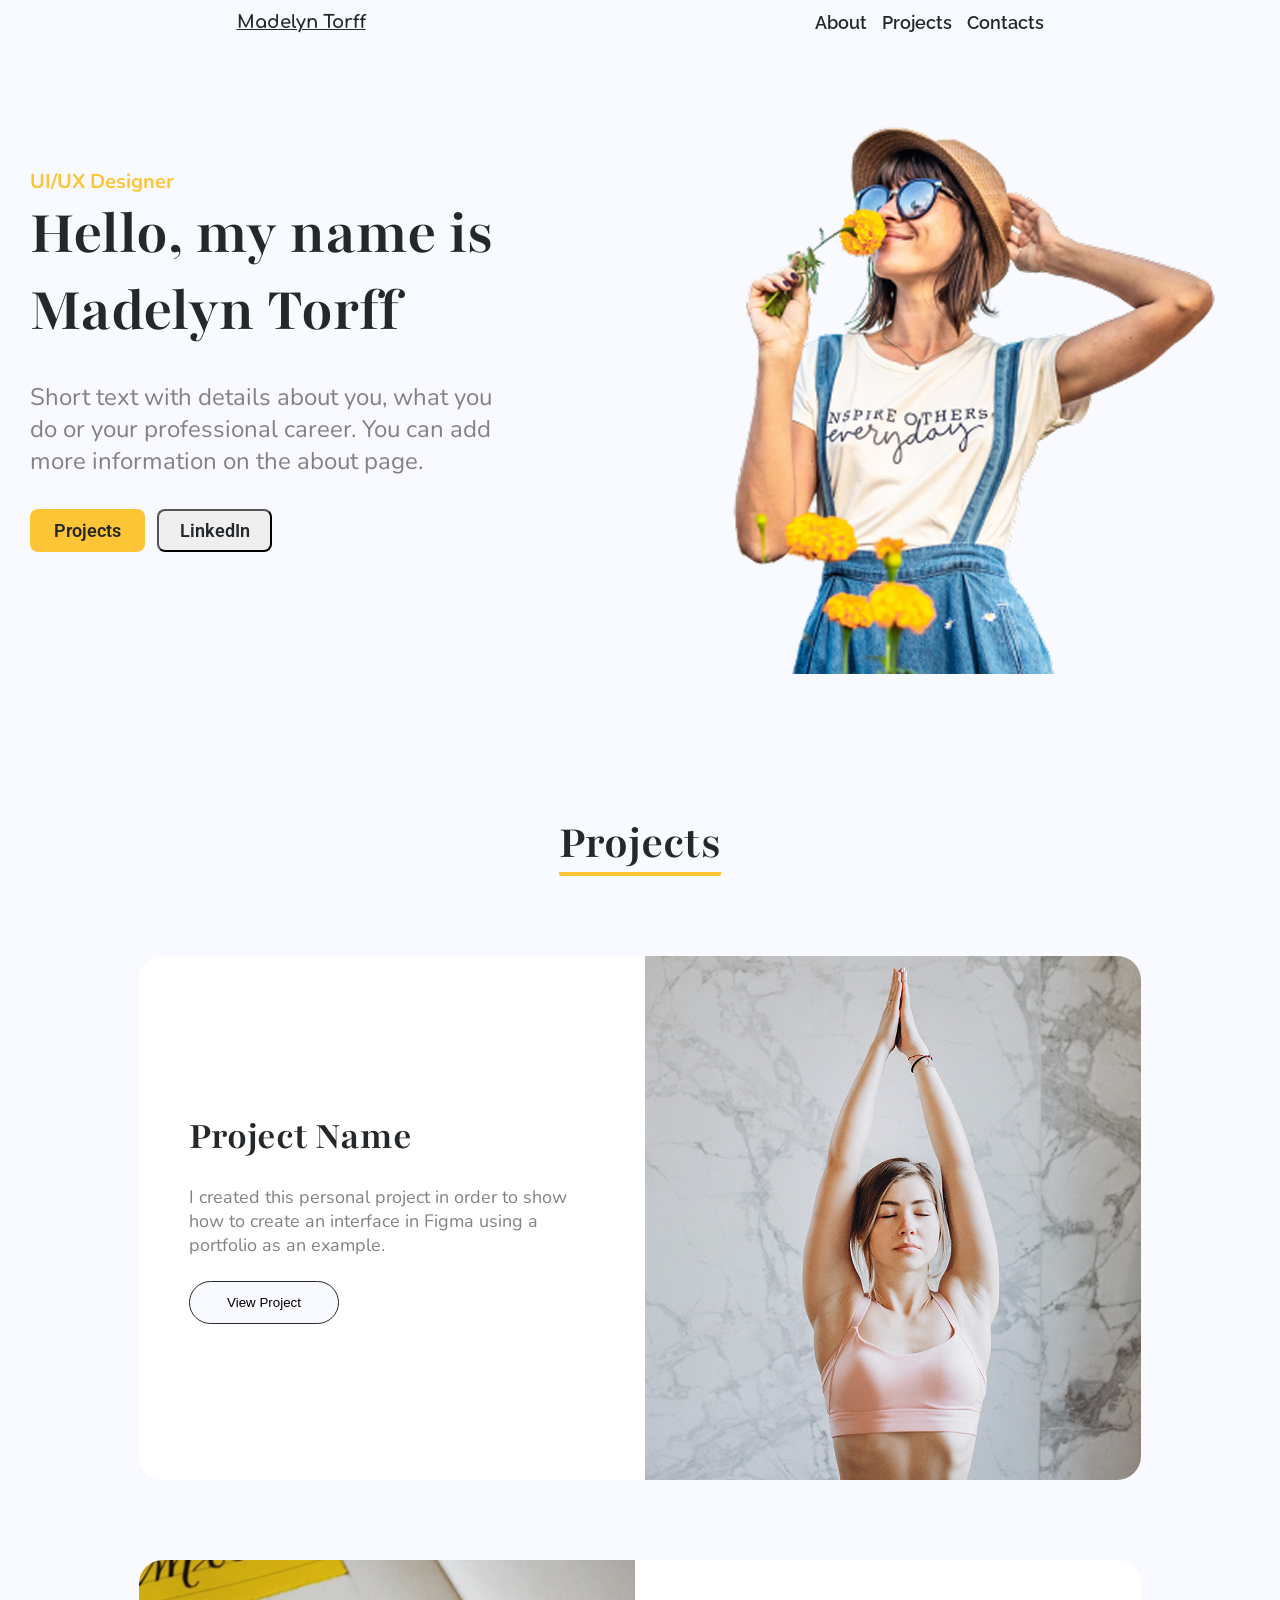
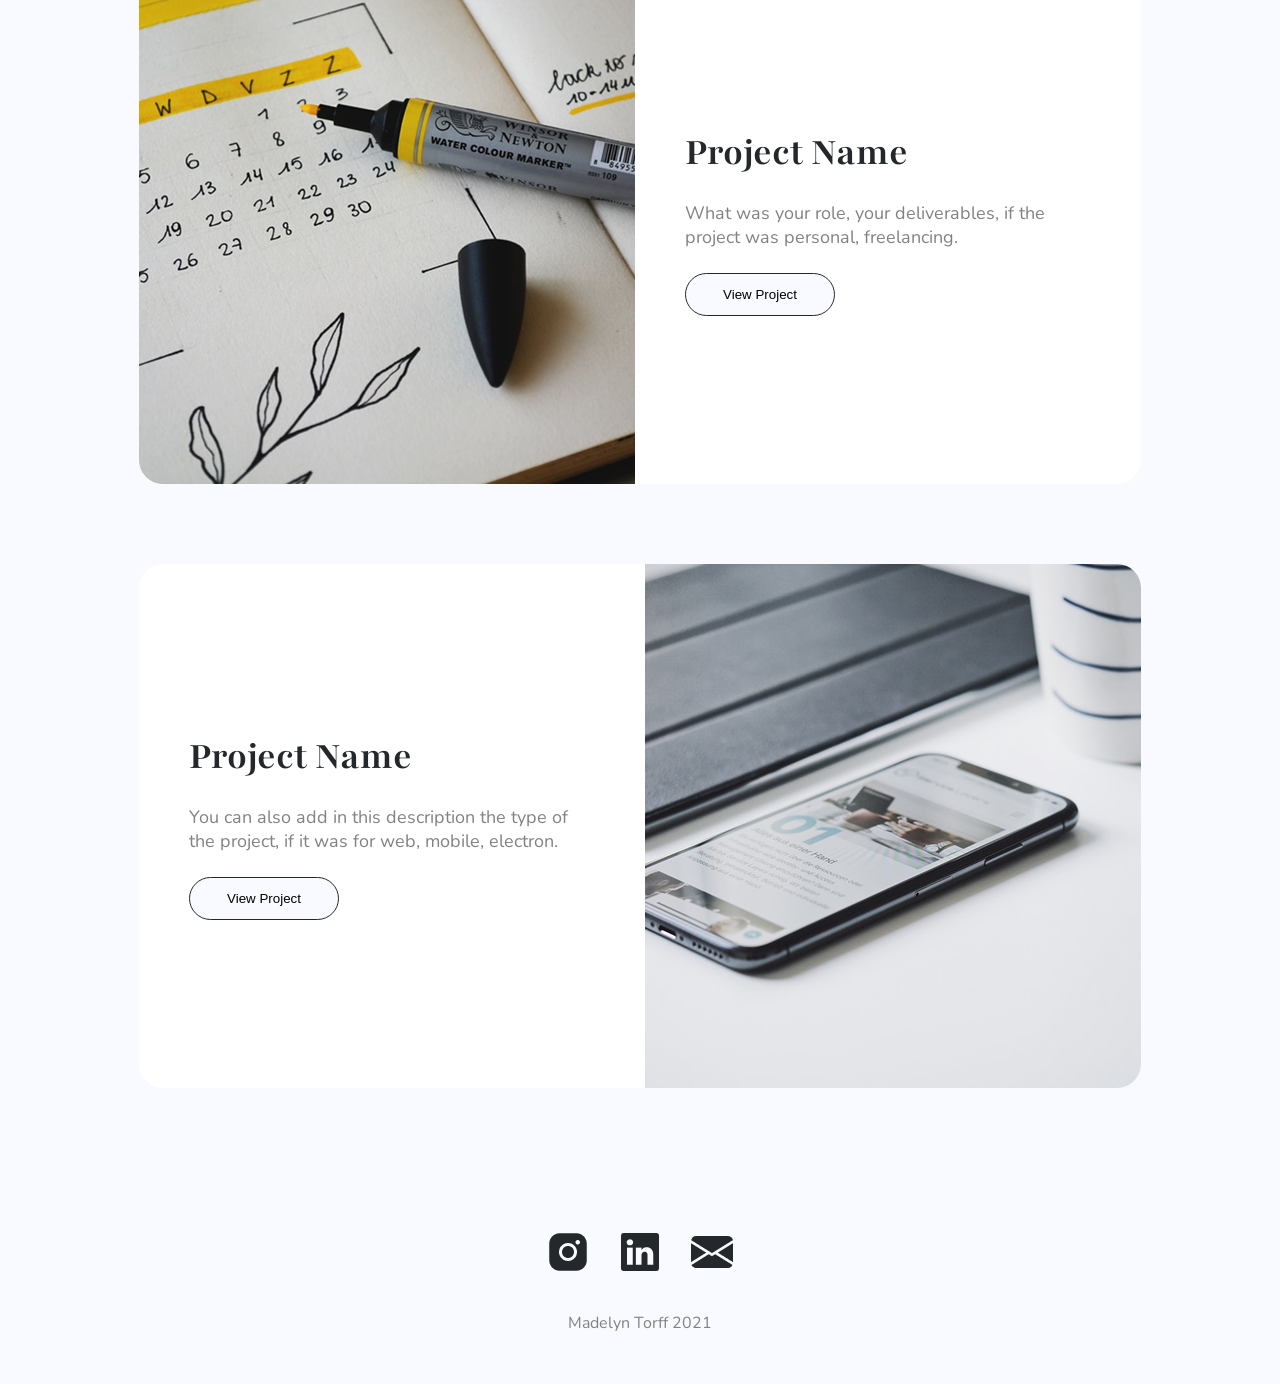
<file: index.html>
<!DOCTYPE html>
<html lang="pt-br">

<head>
    <meta charset="UTF-8">
    <meta name="viewport" content="width=device-width, initial-scale=1.0">
    <title>Personal Portfolio</title>
    <link rel="stylesheet" href="style.css">
</head>

<body>
    <header>
        <div class="container-header">
            <a class="logo" href="index.html">Madelyn Torff</a>

            <ul class="list-links">
                <li class="list-links-item">
                    <a class="list-links-item-link" href="./about-me/about-me.html">About</a>
                </li>
                <li class="list-links-item">
                    <a class="list-links-item-link" href="">Projects</a>
                </li>
                <li class="list-links-item">
                    <a class="list-links-item-link" href="">Contacts</a>
                </li>
            </ul>
        </div>

        <div class="about-me">
            <div class="content-about-me">
                <div class="intro-about-me-profession">
                    UI/UX Designer
                </div>

                <div class="container-intro-about-me">
                    <h1 class="intro-about-me-main-title">
                        Hello, my name is Madelyn Torff
                    </h1>

                    <p class="intro-about-me-text">Short text with details about you, what you do or your professional
                        career.
                        You can add more information on the about page.
                    </p>

                    <div class="intro-about-me-container-buttons">
                        <button class="intro-about-me-buttons">
                            <a class="intro-about-me-link" href="">Projects</a>
                        </button>
                        <button class="intro-about-me-buttons">
                            <a class="intro-about-me-link" href="">LinkedIn</a>
                        </button>
                    </div>
                </div>
            </div>

            <img src="./images/pexels-artem-beliaikin-1832323-removebg-preview.png" alt="">
        </div>

    </header>

    <main>
        <h2 class="projects-main-title">Projects</h2>

        <div class="container-projects">
            <div class="container-projects-info">
                <div class="projects-title">Project Name</div>
                <p class="projects-text">
                    I created this personal project in order to show how to create an interface in Figma using a
                    portfolio as an example.
                </p>
                <button class="projects-btn">View Project</button>
            </div>

            <img class="image-project" src="./images/pexels-elly-fairytale-3823207 1.png" alt="">
        </div>

        <div class="container-projects project-container-reverse">
            <div class="container-projects-info">
                <div class="projects-title">Project Name</div>
                <p class="projects-text">What was your role, your deliverables, if the project was personal,
                    freelancing.</p>
                <button class="projects-btn">View Project</button>
            </div>

            <img class="image-project img-reverse" src="./images/Rectangle 7.png" alt="">
        </div>

        <div class="container-projects">
            <div class="container-projects-info">
                <div class="projects-title">Project Name</div>
                <p class="projects-text">
                    You can also add in this description the type of the project, if it was for web, mobile, electron.
                </p>
                <button class="projects-btn">View Project</button>
            </div>
            <img class="image-project" src="./images/Rectangle 7 (1).png" alt="">
        </div>
    </main>

    <footer>
        <ul class="list-socials">
            <li>
                <a href="#"><img src="./images/ph_instagram-logo-fill.png" alt=""></a>
            </li>
            <li>
                <a href="#"><img src="./images/bi_linkedin.png" alt=""></a>
            </li>
            <li><a href="#"><img src="./images/bi_envelope-fill.png" alt=""></a></li>
        </ul>

        <p class="text-footer">Madelyn Torff 2021 </p>
    </footer>
</body>

</html>
</file>
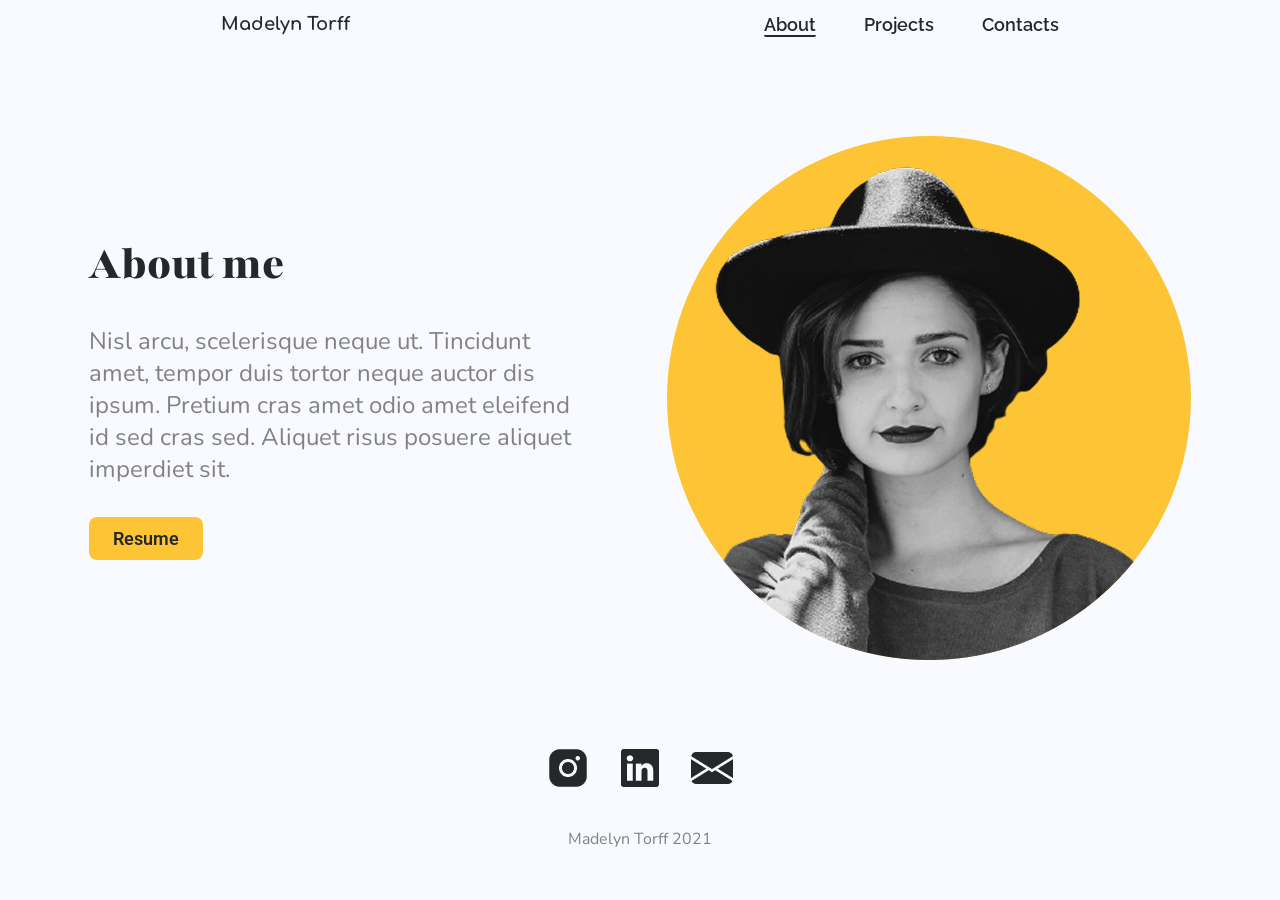
<file: about-me/about-me.html>
<!DOCTYPE html>
<html lang="pt-br">

<head>
    <meta charset="UTF-8">
    <meta name="viewport" content="width=device-width, initial-scale=1.0">
    <title>About Me</title>
    <link rel="stylesheet" href="about-me.css">
</head>

<body>
    <header>
        <a class="logo" href="../index.html">Madelyn Torff</a>

        <ul class="list-links">
            <li class="list-links-item">
                <a class="list-links-item-link" href="">About</a>
            </li>
            <li class="list-links-item">
                <a class="list-links-item-link" href="">Projects</a>
            </li>
            <li class="list-links-item">
                <a class="list-links-item-link" href="">Contacts</a>
            </li>
        </ul>
    </header>
    <main>
        <div class="content-about-me">
            <h1 class="title-about-me">
                About me
            </h1>

            <p class="text-about-me">
                Nisl arcu, scelerisque neque ut. Tincidunt amet, tempor duis tortor neque auctor dis ipsum. Pretium cras
                amet odio amet eleifend id sed cras sed. Aliquet risus posuere aliquet imperdiet sit.
            </p>

            <button class="btn-about-me">Resume</button>
        </div>

        <div class="container-img-about-me">
            <img class="img-profile-about-me" src="../images/profile-img-about.png" alt="">
        </div>
    </main>

    <footer>
        <ul class="list-socials">
            <li>
                <a href="#"><img src="../images/ph_instagram-logo-fill.png" alt=""></a>
            </li>
            <li>
                <a href="#"><img src="../images/bi_linkedin.png" alt=""></a>
            </li>
            <li><a href="#"><img src="../images/bi_envelope-fill.png" alt=""></a></li>
        </ul>

        <p class="text-footer">Madelyn Torff 2021 </p>
    </footer>
</body>

</html>
</file>
<file: style.css>
/*importando as fontes para utilizar nas estilizações*/
@import url('https://fonts.googleapis.com/css2?family=Comfortaa:wght@300..700&family=Nunito:ital,wght@0,200..1000;1,200..1000&family=Playfair:ital,opsz,wght@0,5..1200,300..900;1,5..1200,300..900&family=Raleway:ital,wght@0,100..900;1,100..900&family=Roboto:ital,wght@0,100..900;1,100..900&display=swap');

/* "Reset css", zerando as margens e o espaçamento interno padrão dos navegadores e mudando o estilo de caixa para "border-box" onde margens e paddins não são adicionados no calculo da caixa*/
* {
    padding: 0;
    margin: 0;
    box-sizing: border-box;
}

/*variaveis de estilos para utilizar na página*/
:root {
    --bg-line: #25282B;
    --brand-yellow: #FDC435;
    --font-hight-emphasis: #25282B;
    --font-medium-emphasis: #828282;
    --font-low-emphasis: #9A9FA8;
    --bg-white: #FFFFFF;
    --bg-gay: #F9FAFF;

    --font-comfortaa: "Comfortaa", sans-serif;
    --font-raleway: "Raleway", sans-serif;
    --font-nunito: "Nunito", sans-serif;
    --font-playfair: "Playfair", serif;
    --font-roboto: "Roboto", sans-serif;

    --size-16px: 16px;
    --size-18px: 18px;
    --size-20px: 20px;
    --size-24px: 24px;
    --size-40px: 40px;
    --size-48px: 48px;
    --size-64px: 64px;

    --weight-400: 400;
    --weight-600: 600;
    --weight-bold: bold;
}

body {
    background-color: var(--bg-gay);
}

header {
    display: flex;
    flex-direction: column;
}

.container-header {
    display: flex;
    justify-content: space-around;
    padding: 12px;
    z-index: 1;
}

.logo {
    font-family: var(--font-comfortaa);
    font-size: var(--size-18px);
    font-weight: var(--weight-bold);
    color: var(--font-hight-emphasis);
}

.list-links {
    display: flex;
    gap: 15px;
    list-style: none;
}

.list-links-item-link {
    font-family: var(--font-raleway);
    font-size: var(--size-18px);
    font-weight: var(--weight-600);
    color: var(--font-hight-emphasis);
    text-decoration: none;
}

.intro-about-me {
    width: 500px;
    display: flex;
    flex-direction: column;
    gap: 12px;
    margin: 0 0 0 100px;
}

.about-me {
    display: flex;
    align-items: center;
    justify-content: space-evenly;
}

.content-about-me {
    width: 470px;
    display: flex;
    flex-direction: column;
    flex: 0 0 auto;
}

.intro-about-me-profession {
    font-family: var(--font-nunito);
    font-size: var(--size-20px);
    font-weight: var(--weight-bold);
    color: var(--brand-yellow);
}

.container-intro-about-me {
    display: flex;
    flex-direction: column;
    gap: 32px;
}

.intro-about-me-main-title {
    font-family: var(--font-playfair);
    font-size: var(--size-64px);
    font-weight: var(--weight-bold);
    color: var(--font-hight-emphasis);
}

.intro-about-me-text {
    font-family: var(--font-nunito);
    font-size: var(--size-24px);
    font-weight: var(--weight-400);
    color: var(--font-medium-emphasis);
}

.intro-about-me-container-buttons {
    display: flex;
    gap: 12px;
}

.intro-about-me-buttons {
    width: 115px;
    height: 43px;
    border-radius: 8px;
}

.intro-about-me-buttons:nth-child(1) {
    background-color: var(--brand-yellow);
    border: none;
}

.intro-about-me-link {
    font-family: var(--font-roboto);
    font-size: var(--size-18px);
    font-weight: var(--weight-600);
    color: var(--font-hight-emphasis);
    text-decoration: none;
}

main {
    display: flex;
    flex-direction: column;
    align-items: center;
    gap: 80px;
    margin: 140px 0;
}

.projects-main-title {
    font-family: var(--font-playfair);
    font-size: var(--size-48px);
    font-weight: var(--weight-bold);
    color: var(--font-hight-emphasis);
    border-bottom: 4px solid var(--brand-yellow);
    border-radius: 2px;
}

.container-projects {
    display: flex;
    align-items: center;
    background-color: var(--bg-white);
    border-radius: 24px;
}

.project-container-reverse {
    flex-direction: row-reverse;
}

.container-projects-info {
    width: 506px;
    display: flex;
    flex-direction: column;
    gap: 24px;
    padding: 50px;
}

.projects-title {
    font-family: var(--font-playfair);
    font-size: var(--size-40px);
    font-weight: var(--weight-bold);
    color: var(--font-hight-emphasis);
}

.projects-text {
    font-family: var(--font-nunito);
    font-size: var(--size-18px);
    font-weight: var(--weight-400);
    color: var(--font-medium-emphasis);
}

.projects-btn {
    width: 150px;
    height: 43px;
    border-radius: 24px;
    border: 1px solid var(--font-hight-emphasis);
    background-color: var(--bg-gay);
    cursor: pointer;
}

.image-project {
    border-radius: 0 24px 24px 0;
}

.img-reverse {
    border-radius: 24px 0 0 24px;
}

footer {
    display: flex;
    flex-direction: column;
    align-items: center;
    justify-content: center;
    gap: 32px;
    padding: 0 0 50px 0;
}

.list-socials {
    display: flex;
    gap: 24px;
    list-style: none;
}

.text-footer {
    font-family: var(--font-nunito);
    font-size: var(--size-16px);
    font-weight: var(--weight-400);
    color: var(--font-medium-emphasis);
}
</file>
<file: about-me/about-me.css>
/*importando as fontes para utilizar nas estilizações*/
@import url('https://fonts.googleapis.com/css2?family=Comfortaa:wght@300..700&family=Nunito:ital,wght@0,200..1000;1,200..1000&family=Playfair:ital,opsz,wght@0,5..1200,300..900;1,5..1200,300..900&family=Raleway:ital,wght@0,100..900;1,100..900&family=Roboto:ital,wght@0,100..900;1,100..900&display=swap');

/* "Reset css", zerando as margens e o espaçamento interno padrão dos navegadores e mudando o estilo de caixa para "border-box" onde margens e paddins não são adicionados no calculo da caixa*/
* {
    padding: 0;
    margin: 0;
    box-sizing: border-box;
}

/*variaveis de estilos para utilizar na página*/
:root {
    --bg-line: #25282B;
    --brand-yellow: #FDC435;
    --font-hight-emphasis: #25282B;
    --font-medium-emphasis: #828282;
    --font-low-emphasis: #9A9FA8;
    --bg-white: #FFFFFF;
    --bg-gay: #F9FAFF;

    --font-comfortaa: "Comfortaa", sans-serif;
    --font-raleway: "Raleway", sans-serif;
    --font-nunito: "Nunito", sans-serif;
    --font-playfair: "Playfair", serif;
    --font-roboto: "Roboto", sans-serif;

    --size-16px: 16px;
    --size-18px: 18px;
    --size-20px: 20px;
    --size-24px: 24px;
    --size-40px: 40px;
    --size-48px: 48px;
    --size-64px: 64px;

    --weight-400: 400;
    --weight-600: 600;
    --weight-bold: 900;
}

body {
    height: 100vh;
    display: flex;
    flex-direction: column;
    justify-content: space-between;
    background-color: var(--bg-gay);
}

header {
    display: flex;
    justify-content: space-around;
    padding: 14px;
}


.logo {
    font-family: var(--font-comfortaa);
    font-size: var(--size-18px);
    font-weight: var(--weight-bold);
    color: var(--font-hight-emphasis);
    text-decoration: none;
}

.list-links {
    display: flex;
    gap: 48px;
    list-style: none;
}

.list-links-item:nth-child(1) {
    border-bottom: 2px solid var(--font-hight-emphasis);
    border-radius: 2px;
}

.list-links-item-link {
    font-family: var(--font-raleway);
    font-size: var(--size-18px);
    font-weight: var(--weight-600);
    color: var(--font-hight-emphasis);
    text-decoration: none;
}

main {
    display: flex;
    align-items: center;
    justify-content: center;
    gap: 90px;
}

.content-about-me {
    width: 488px;
    display: flex;
    flex-direction: column;
    gap: 32px;
}

.title-about-me {
    font-family: var(--font-playfair);
    font-size: var(--size-48px);
    font-weight: var(--weight-bold);
    color: var(--font-hight-emphasis);
}

.text-about-me {
    font-family: var(--font-nunito);
    font-size: var(--size-24px);
    font-weight: var(--weight-400);
    color: var(--font-medium-emphasis);
}

.btn-about-me {
    width: 114px;
    height: 43px;
    border-radius: 8px;
    border: none;
    background-color: var(--brand-yellow);
    font-family: var(--font-roboto);
    font-size: var(--size-18px);
    font-weight: var(--weight-600);
    color: var(--font-hight-emphasis);
    cursor: pointer;
}

.container-img-about-me {
    display: flex;
    background-color: var(--brand-yellow);
    border-radius: 100%;
}

footer {
    display: flex;
    flex-direction: column;
    align-items: center;
    justify-content: center;
    gap: 32px;
    padding: 0 0 50px 0;
}

.list-socials {
    display: flex;
    gap: 24px;
    list-style: none;
}

.text-footer {
    font-family: var(--font-nunito);
    font-size: var(--size-16px);
    font-weight: var(--weight-400);
    color: var(--font-medium-emphasis);
}
</file>
